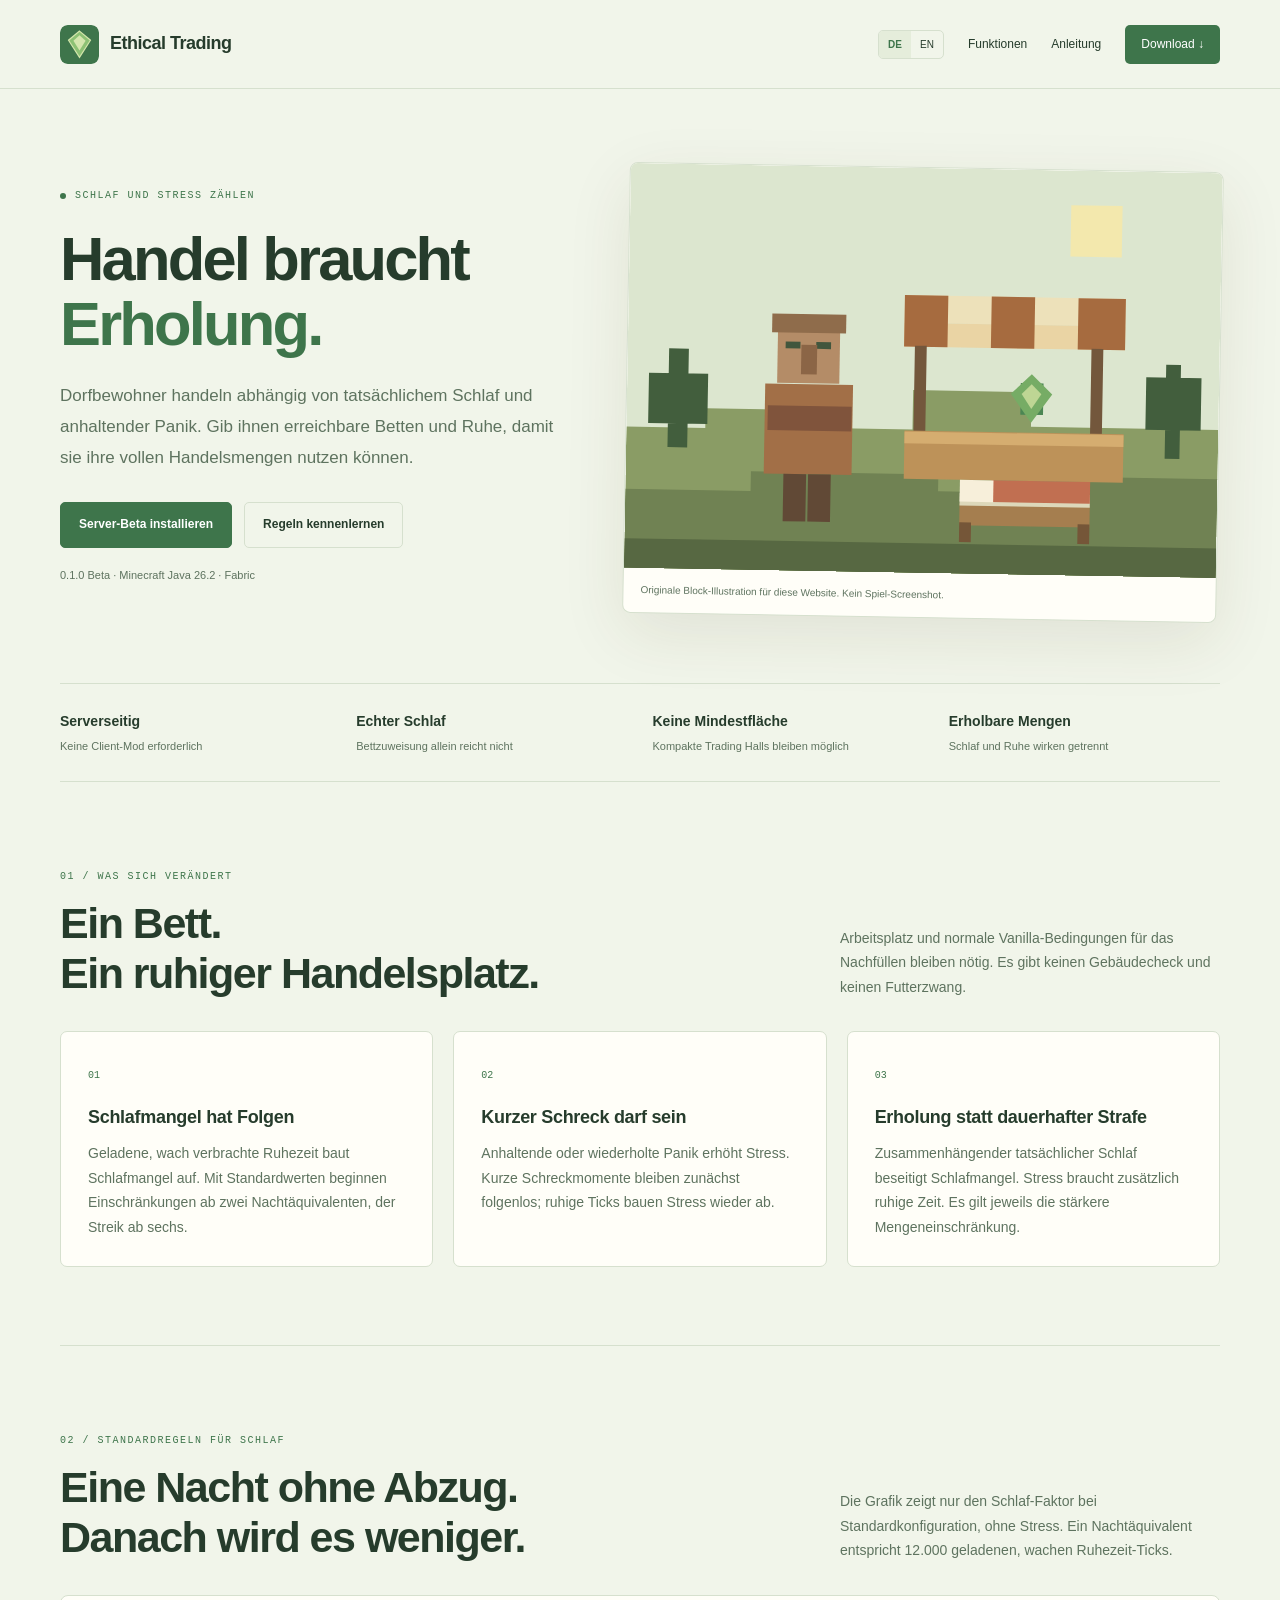
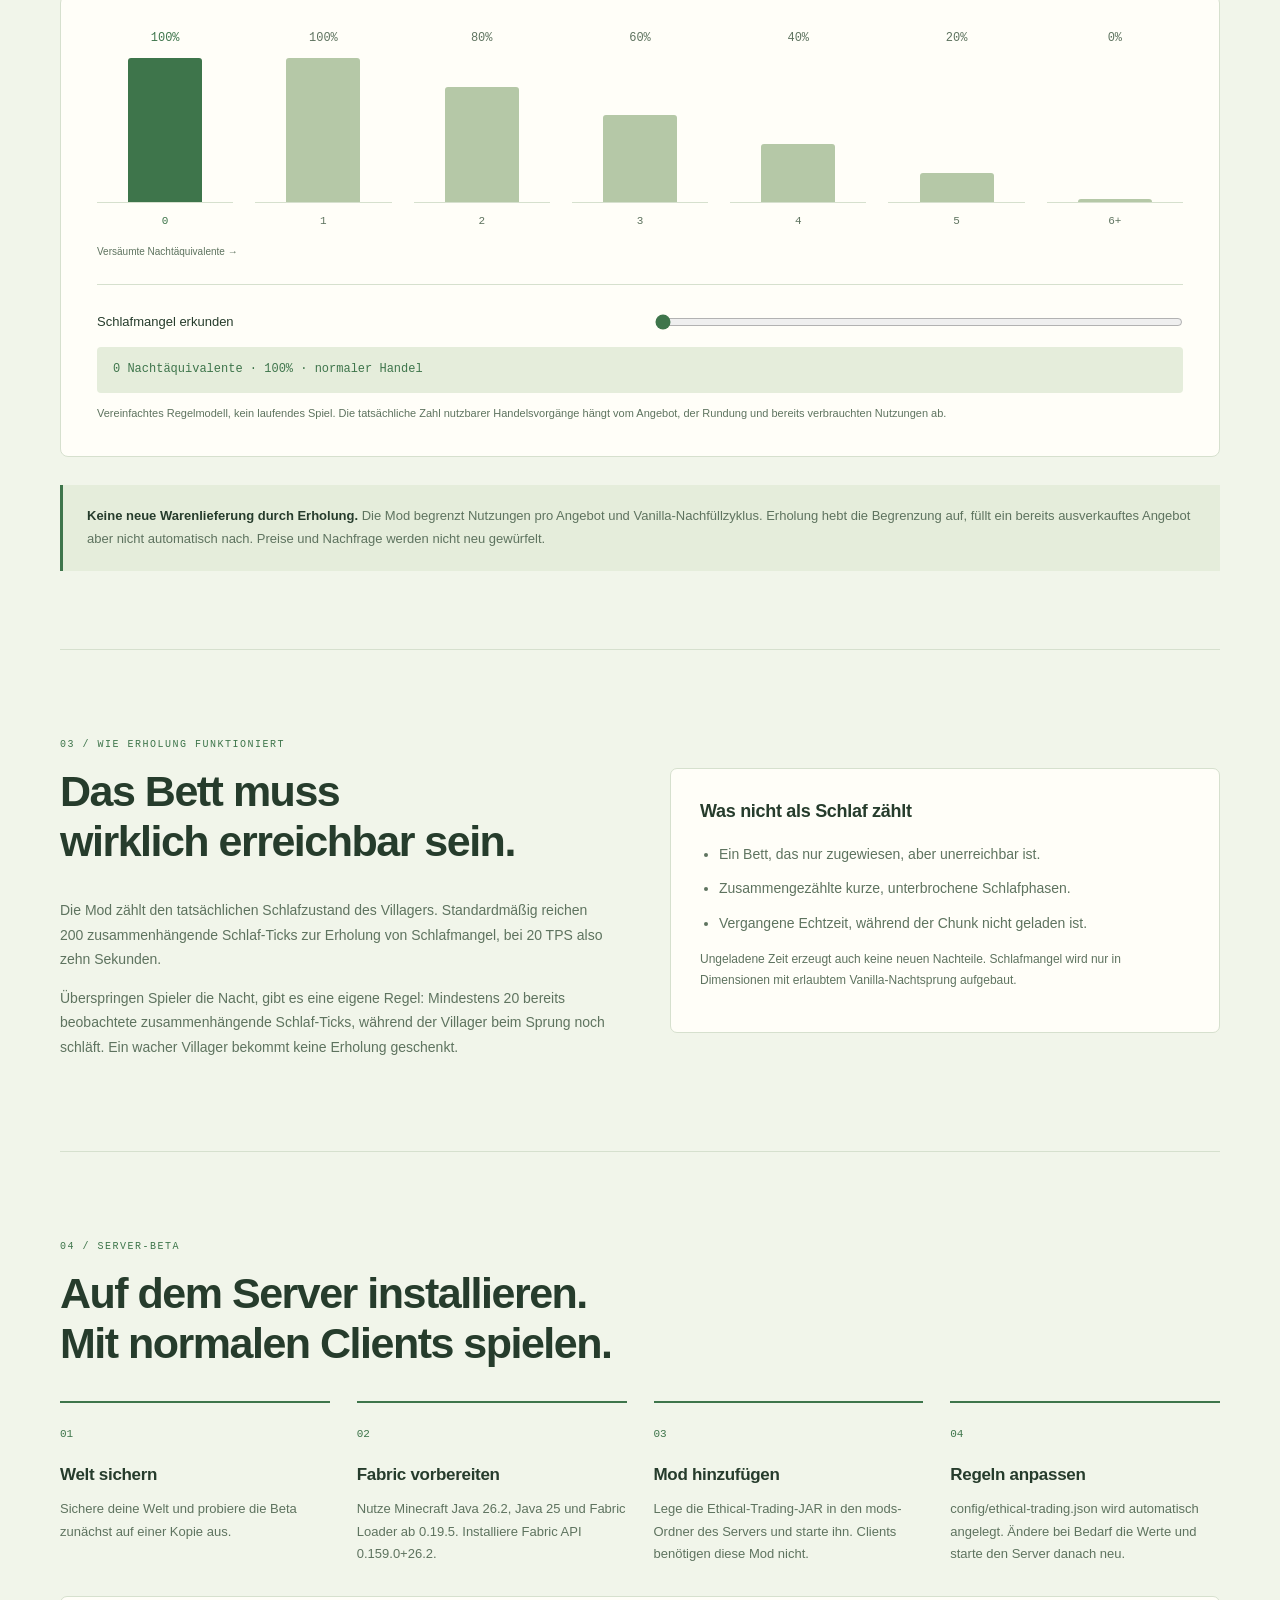
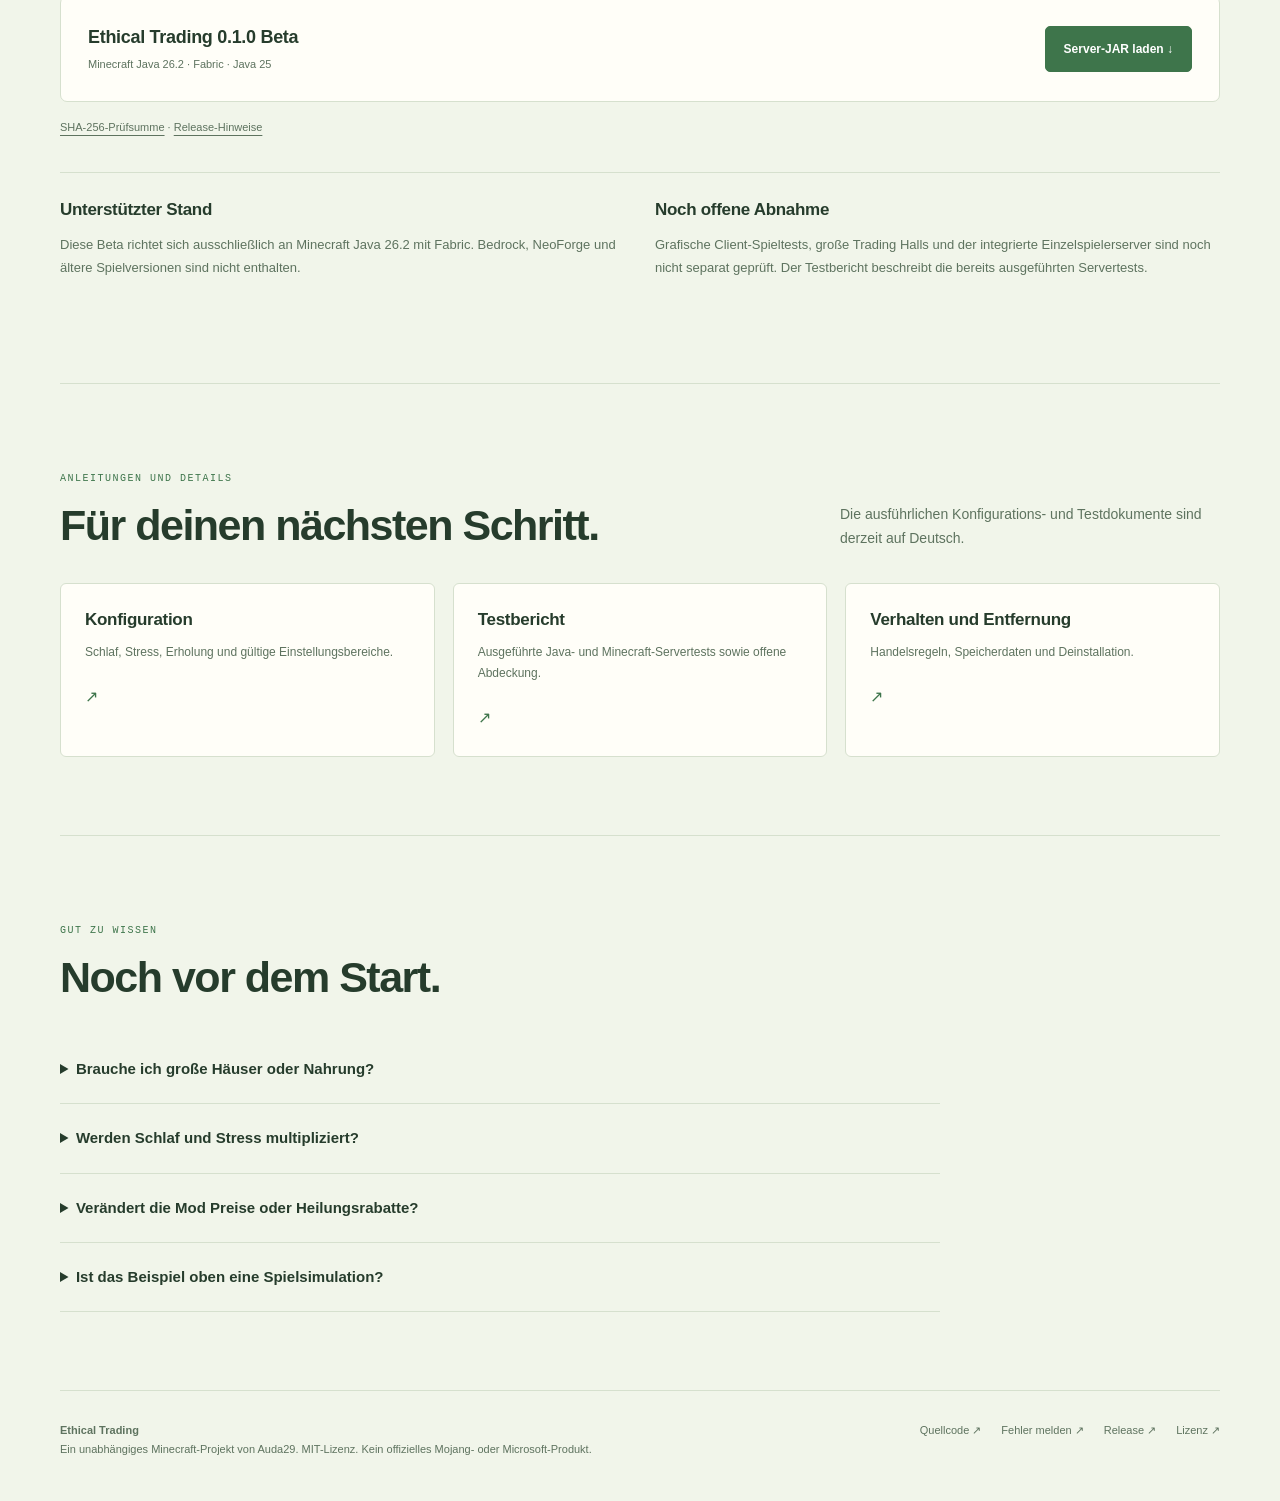
<file: docs/index.html>
<!doctype html>
<html lang="de">
<head>
<meta charset="utf-8"><meta name="viewport" content="width=device-width, initial-scale=1">
<title>Ethical Trading · Handel braucht Erholung.</title><meta name="description" content="Serverseitige Fabric-Mod für Minecraft 26.2. Tatsächlicher Schlaf und anhaltender Stress beeinflussen Villager-Handelsmengen. Beta-Download und Regeln."><meta name="theme-color" content="#3e754b">
<meta property="og:title" content="Ethical Trading · Handel braucht Erholung."><meta property="og:description" content="Serverseitige Fabric-Mod für Minecraft 26.2. Tatsächlicher Schlaf und anhaltender Stress beeinflussen Villager-Handelsmengen. Beta-Download und Regeln."><meta property="og:type" content="website"><meta property="og:url" content="https://auda29.github.io/EthicalTrading/"><meta property="og:locale" content="de_DE">
<link rel="canonical" href="https://auda29.github.io/EthicalTrading/"><link rel="alternate" hreflang="de" href="https://auda29.github.io/EthicalTrading/"><link rel="alternate" hreflang="en" href="https://auda29.github.io/EthicalTrading/en.html"><link rel="alternate" hreflang="x-default" href="https://auda29.github.io/EthicalTrading/">
<link rel="icon" href="site-assets/icon.svg"><link rel="stylesheet" href="site.css"><script src="language.js" defer></script><script src="site.js" defer></script>
</head>
<body class="ethical"><a class="skip" href="#main">Zum Inhalt</a>
<header class="header"><nav class="wrap nav" aria-label="Hauptnavigation"><a class="brand" href="./"><img src="site-assets/icon.svg" width="39" height="39" alt="">Ethical Trading</a><div class="nav-links"><div class="languages" role="group" aria-label="Sprache"><a href="index.html" lang="de" hreflang="de" data-language-link aria-current="page">DE</a><a href="en.html" lang="en" hreflang="en" data-language-link>EN</a></div><a href="#features">Funktionen</a><a class="optional" href="#docs">Anleitung</a><a class="nav-cta" href="#install">Download ↓</a></div></nav></header>
<main class="wrap" id="main">
<section class="hero" aria-labelledby="hero-title"><div><div class="eyebrow">SCHLAF UND STRESS ZÄHLEN</div><h1 id="hero-title">Handel braucht<br><em>Erholung.</em></h1><p class="lead">Dorfbewohner handeln abhängig von tatsächlichem Schlaf und anhaltender Panik. Gib ihnen erreichbare Betten und Ruhe, damit sie ihre vollen Handelsmengen nutzen können.</p><div class="actions"><a href="#install" class="button primary">Server-Beta installieren</a><a href="#features" class="button">Regeln kennenlernen</a></div><p class="release-line">0.1.0 Beta · Minecraft Java 26.2 · Fabric</p></div><figure class="scene"><img src="site-assets/village-scene.svg" width="600" height="410" alt="Stilisierte Block-Illustration eines Dorfbewohners mit Bett und Marktstand"><figcaption>Originale Block-Illustration für diese Website. Kein Spiel-Screenshot.</figcaption></figure></section>
<div class="facts"><div><strong>Serverseitig</strong><span>Keine Client-Mod erforderlich</span></div><div><strong>Echter Schlaf</strong><span>Bettzuweisung allein reicht nicht</span></div><div><strong>Keine Mindestfläche</strong><span>Kompakte Trading Halls bleiben möglich</span></div><div><strong>Erholbare Mengen</strong><span>Schlaf und Ruhe wirken getrennt</span></div></div><section class="section" id="features"><div class="section-head"><div><span class="kicker">01 / WAS SICH VERÄNDERT</span><h2>Ein Bett.<br>Ein ruhiger Handelsplatz.</h2></div><p>Arbeitsplatz und normale Vanilla-Bedingungen für das Nachfüllen bleiben nötig. Es gibt keinen Gebäudecheck und keinen Futterzwang.</p></div><div class="cards"><article class="card"><span class="number">01</span><h3>Schlafmangel hat Folgen</h3><p>Geladene, wach verbrachte Ruhezeit baut Schlafmangel auf. Mit Standardwerten beginnen Einschränkungen ab zwei Nachtäquivalenten, der Streik ab sechs.</p></article><article class="card"><span class="number">02</span><h3>Kurzer Schreck darf sein</h3><p>Anhaltende oder wiederholte Panik erhöht Stress. Kurze Schreckmomente bleiben zunächst folgenlos; ruhige Ticks bauen Stress wieder ab.</p></article><article class="card"><span class="number">03</span><h3>Erholung statt dauerhafter Strafe</h3><p>Zusammenhängender tatsächlicher Schlaf beseitigt Schlafmangel. Stress braucht zusätzlich ruhige Zeit. Es gilt jeweils die stärkere Mengeneinschränkung.</p></article></div></section>
<section class="section" id="sleep"><div class="section-head"><div><span class="kicker">02 / STANDARDREGELN FÜR SCHLAF</span><h2>Eine Nacht ohne Abzug.<br>Danach wird es weniger.</h2></div><p>Die Grafik zeigt nur den Schlaf-Faktor bei Standardkonfiguration, ohne Stress. Ein Nachtäquivalent entspricht 12.000 geladenen, wachen Ruhezeit-Ticks.</p></div><div class="sleep-model"><div class="sleep-chart" role="img" aria-label="Verbleibende Mengenfaktoren für 0 bis 6 Nachtäquivalente: 100, 100, 80, 60, 40, 20 und 0 Prozent."><div class="sleep-column selected" data-night="0"><span>100%</span><div class="sleep-track"><i style="height:100%"></i></div><small>0</small></div><div class="sleep-column" data-night="1"><span>100%</span><div class="sleep-track"><i style="height:100%"></i></div><small>1</small></div><div class="sleep-column" data-night="2"><span>80%</span><div class="sleep-track"><i style="height:80%"></i></div><small>2</small></div><div class="sleep-column" data-night="3"><span>60%</span><div class="sleep-track"><i style="height:60%"></i></div><small>3</small></div><div class="sleep-column" data-night="4"><span>40%</span><div class="sleep-track"><i style="height:40%"></i></div><small>4</small></div><div class="sleep-column" data-night="5"><span>20%</span><div class="sleep-track"><i style="height:20%"></i></div><small>5</small></div><div class="sleep-column" data-night="6"><span>0%</span><div class="sleep-track"><i style="height:0%"></i></div><small>6+</small></div></div><p class="axis-label">Versäumte Nachtäquivalente →</p><div class="chart-control" data-sleep-control hidden><label for="missed-nights">Schlafmangel erkunden</label><input id="missed-nights" type="range" min="0" max="6" step="1" value="0"><output for="missed-nights" data-sleep-output aria-live="polite">0 Nachtäquivalente · 100 % · normaler Handel</output></div><p class="small">Vereinfachtes Regelmodell, kein laufendes Spiel. Die tatsächliche Zahl nutzbarer Handelsvorgänge hängt vom Angebot, der Rundung und bereits verbrauchten Nutzungen ab.</p></div><div class="callout"><strong>Keine neue Warenlieferung durch Erholung.</strong> Die Mod begrenzt Nutzungen pro Angebot und Vanilla-Nachfüllzyklus. Erholung hebt die Begrenzung auf, füllt ein bereits ausverkauftes Angebot aber nicht automatisch nach. Preise und Nachfrage werden nicht neu gewürfelt.</div></section>
<section class="section" id="recovery"><div class="split"><div><div class="section-head"><div><span class="kicker">03 / WIE ERHOLUNG FUNKTIONIERT</span><h2>Das Bett muss<br>wirklich erreichbar sein.</h2></div></div><p>Die Mod zählt den tatsächlichen Schlafzustand des Villagers. Standardmäßig reichen 200 zusammenhängende Schlaf-Ticks zur Erholung von Schlafmangel, bei 20 TPS also zehn Sekunden.</p><p>Überspringen Spieler die Nacht, gibt es eine eigene Regel: Mindestens 20 bereits beobachtete zusammenhängende Schlaf-Ticks, während der Villager beim Sprung noch schläft. Ein wacher Villager bekommt keine Erholung geschenkt.</p></div><div class="rules-panel"><h3>Was nicht als Schlaf zählt</h3><ul class="list"><li>Ein Bett, das nur zugewiesen, aber unerreichbar ist.</li><li>Zusammengezählte kurze, unterbrochene Schlafphasen.</li><li>Vergangene Echtzeit, während der Chunk nicht geladen ist.</li></ul><p class="small">Ungeladene Zeit erzeugt auch keine neuen Nachteile. Schlafmangel wird nur in Dimensionen mit erlaubtem Vanilla-Nachtsprung aufgebaut.</p></div></div></section>
<section class="section" id="install"><div class="section-head"><div><span class="kicker">04 / SERVER-BETA</span><h2>Auf dem Server installieren.<br>Mit normalen Clients spielen.</h2></div></div><div class="steps"><article class="step"><h3>Welt sichern</h3><p>Sichere deine Welt und probiere die Beta zunächst auf einer Kopie aus.</p></article><article class="step"><h3>Fabric vorbereiten</h3><p>Nutze Minecraft Java 26.2, Java 25 und Fabric Loader ab 0.19.5. Installiere Fabric API 0.159.0+26.2.</p></article><article class="step"><h3>Mod hinzufügen</h3><p>Lege die Ethical-Trading-JAR in den mods-Ordner des Servers und starte ihn. Clients benötigen diese Mod nicht.</p></article><article class="step"><h3>Regeln anpassen</h3><p>config/ethical-trading.json wird automatisch angelegt. Ändere bei Bedarf die Werte und starte den Server danach neu.</p></article></div><div class="download-box"><div><h3>Ethical Trading 0.1.0 Beta</h3><p>Minecraft Java 26.2 · Fabric · Java 25</p></div><a href="https://github.com/Auda29/EthicalTrading/releases/download/v0.1.0%2Bmc26.2/ethical-trading-0.1.0%2Bmc26.2.jar" class="button primary">Server-JAR laden ↓</a></div><p class="download-links"><a href="https://github.com/Auda29/EthicalTrading/releases/download/v0.1.0%2Bmc26.2/ethical-trading-0.1.0%2Bmc26.2.jar.sha256">SHA-256-Prüfsumme</a> · <a href="https://github.com/Auda29/EthicalTrading/releases/tag/v0.1.0%2Bmc26.2">Release-Hinweise</a></p><div class="requirements"><div><h3>Unterstützter Stand</h3><p>Diese Beta richtet sich ausschließlich an Minecraft Java 26.2 mit Fabric. Bedrock, NeoForge und ältere Spielversionen sind nicht enthalten.</p></div><div><h3>Noch offene Abnahme</h3><p>Grafische Client-Spieltests, große Trading Halls und der integrierte Einzelspielerserver sind noch nicht separat geprüft. Der Testbericht beschreibt die bereits ausgeführten Servertests.</p></div></div></section>
<section class="section" id="docs"><div class="section-head"><div><span class="kicker">ANLEITUNGEN UND DETAILS</span><h2>Für deinen nächsten Schritt.</h2></div><p>Die ausführlichen Konfigurations- und Testdokumente sind derzeit auf Deutsch.</p></div><div class="docs"><a class="doc" href="https://github.com/Auda29/EthicalTrading/blob/main/CONFIGURATION.md"><h3>Konfiguration</h3><p>Schlaf, Stress, Erholung und gültige Einstellungsbereiche.</p><span aria-hidden="true">↗</span></a><a class="doc" href="https://github.com/Auda29/EthicalTrading/blob/main/TESTING.md"><h3>Testbericht</h3><p>Ausgeführte Java- und Minecraft-Servertests sowie offene Abdeckung.</p><span aria-hidden="true">↗</span></a><a class="doc" href="https://github.com/Auda29/EthicalTrading"><h3>Verhalten und Entfernung</h3><p>Handelsregeln, Speicherdaten und Deinstallation.</p><span aria-hidden="true">↗</span></a></div></section>
<section class="section" id="faq"><div class="section-head"><div><span class="kicker">GUT ZU WISSEN</span><h2>Noch vor dem Start.</h2></div></div><div class="faq"><details><summary>Brauche ich große Häuser oder Nahrung?</summary><p>Die Mod prüft keine Mindestfläche und verlangt keine Nahrung. Ein eigenes erreichbares Bett pro Villager genügt für Schlaf; Arbeitsplatz und normale Vanilla-Nachfüllbedingungen bleiben relevant.</p></details><details><summary>Werden Schlaf und Stress multipliziert?</summary><p>Nein. Es gilt die stärkere der beiden Mengeneinschränkungen. Mit Standardwerten begrenzt Stress die Mengen höchstens um 50 %. Die Konfiguration erlaubt andere Werte.</p></details><details><summary>Verändert die Mod Preise oder Heilungsrabatte?</summary><p>Sie ergänzt Mengenbegrenzungen. Preise, Nachfrage, XP und die normale Vanilla-Heilungsmechanik werden nicht neu ausgewürfelt oder ersetzt.</p></details><details><summary>Ist das Beispiel oben eine Spielsimulation?</summary><p>Nein. Die Grafik erklärt die Standard-Schlaf-Faktoren im Browser. Sie führt keinen Minecraft-Code aus und berücksichtigt weder Stress noch konkrete Angebote.</p></details></div></section>

</main>
<footer class="wrap footer"><p><strong>Ethical Trading</strong><br>Ein unabhängiges Minecraft-Projekt von Auda29. MIT-Lizenz. Kein offizielles Mojang- oder Microsoft-Produkt.</p><div class="footer-links"><a href="https://github.com/Auda29/EthicalTrading">Quellcode ↗</a><a href="https://github.com/Auda29/EthicalTrading/issues">Fehler melden ↗</a><a href="https://github.com/Auda29/EthicalTrading/releases/tag/v0.1.0%2Bmc26.2">Release ↗</a><a href="https://github.com/Auda29/EthicalTrading/blob/main/LICENSE">Lizenz ↗</a></div></footer>

</body>
</html>
</file>
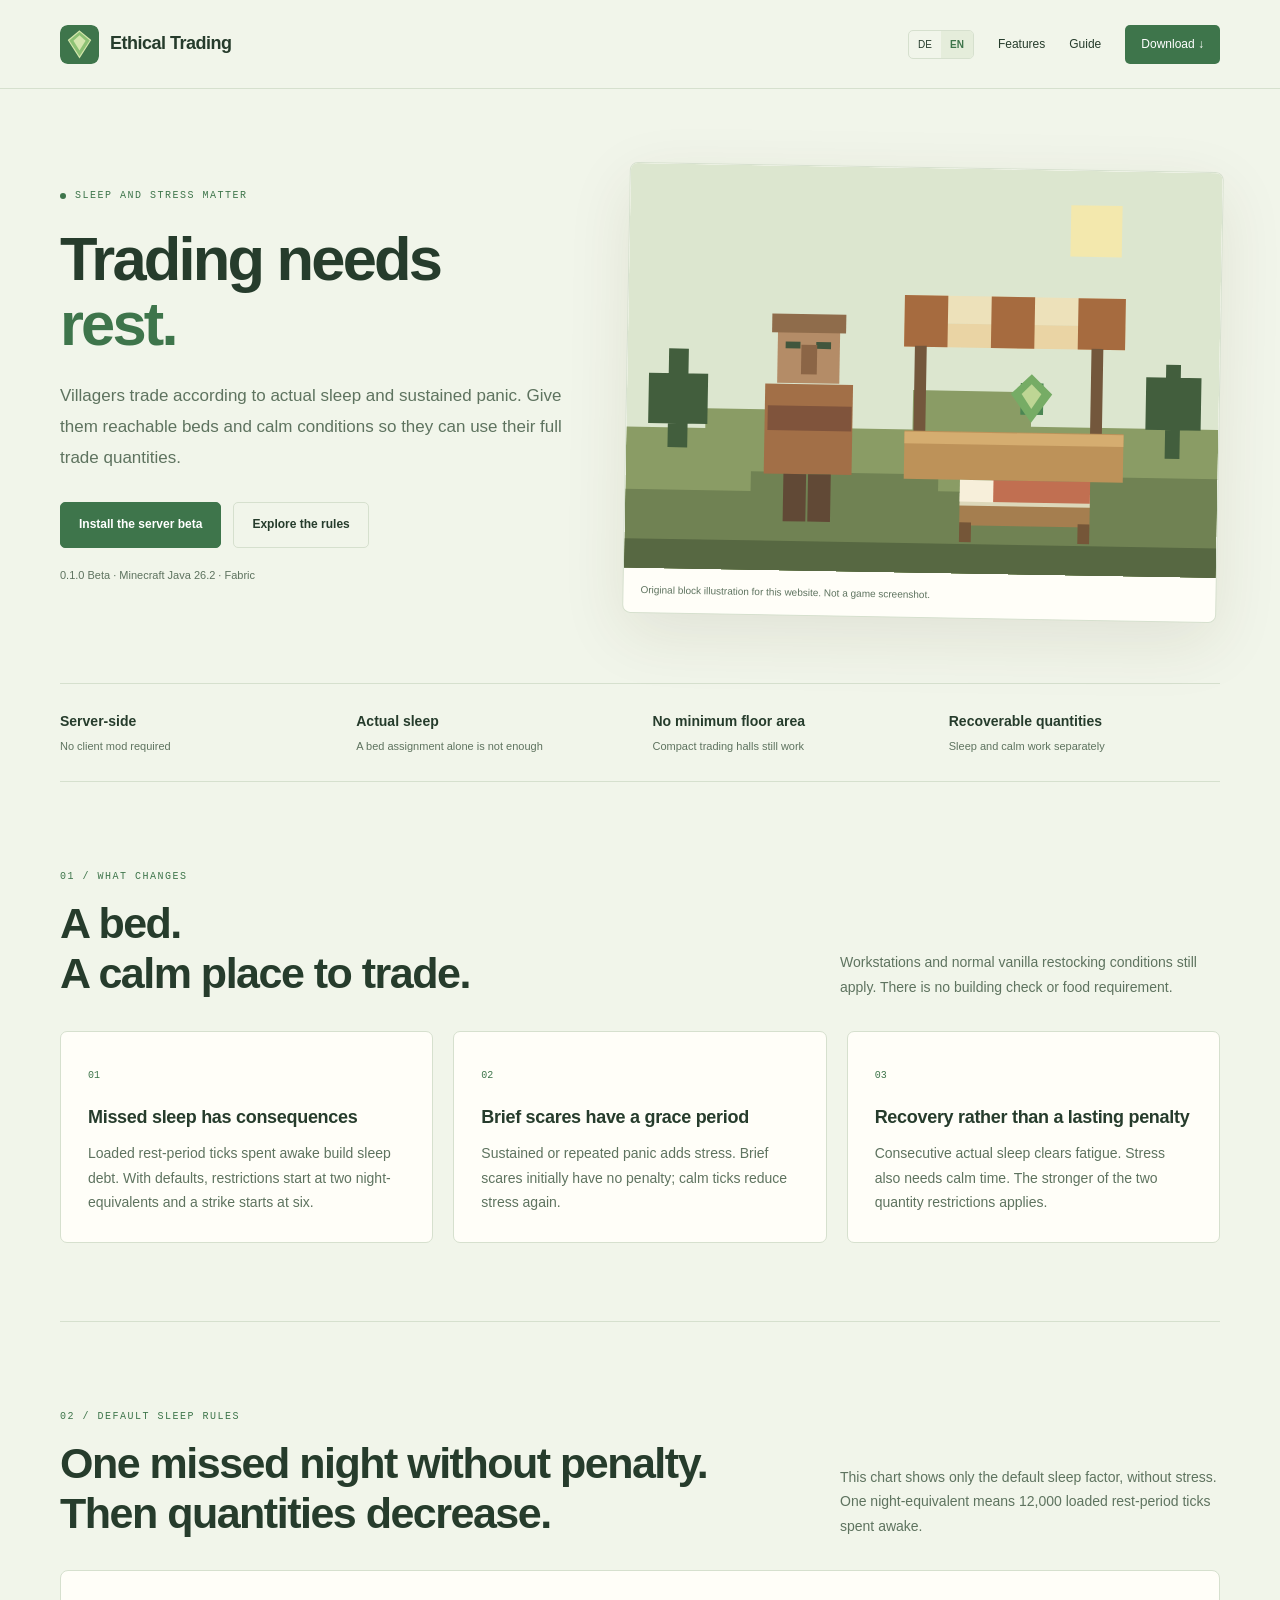
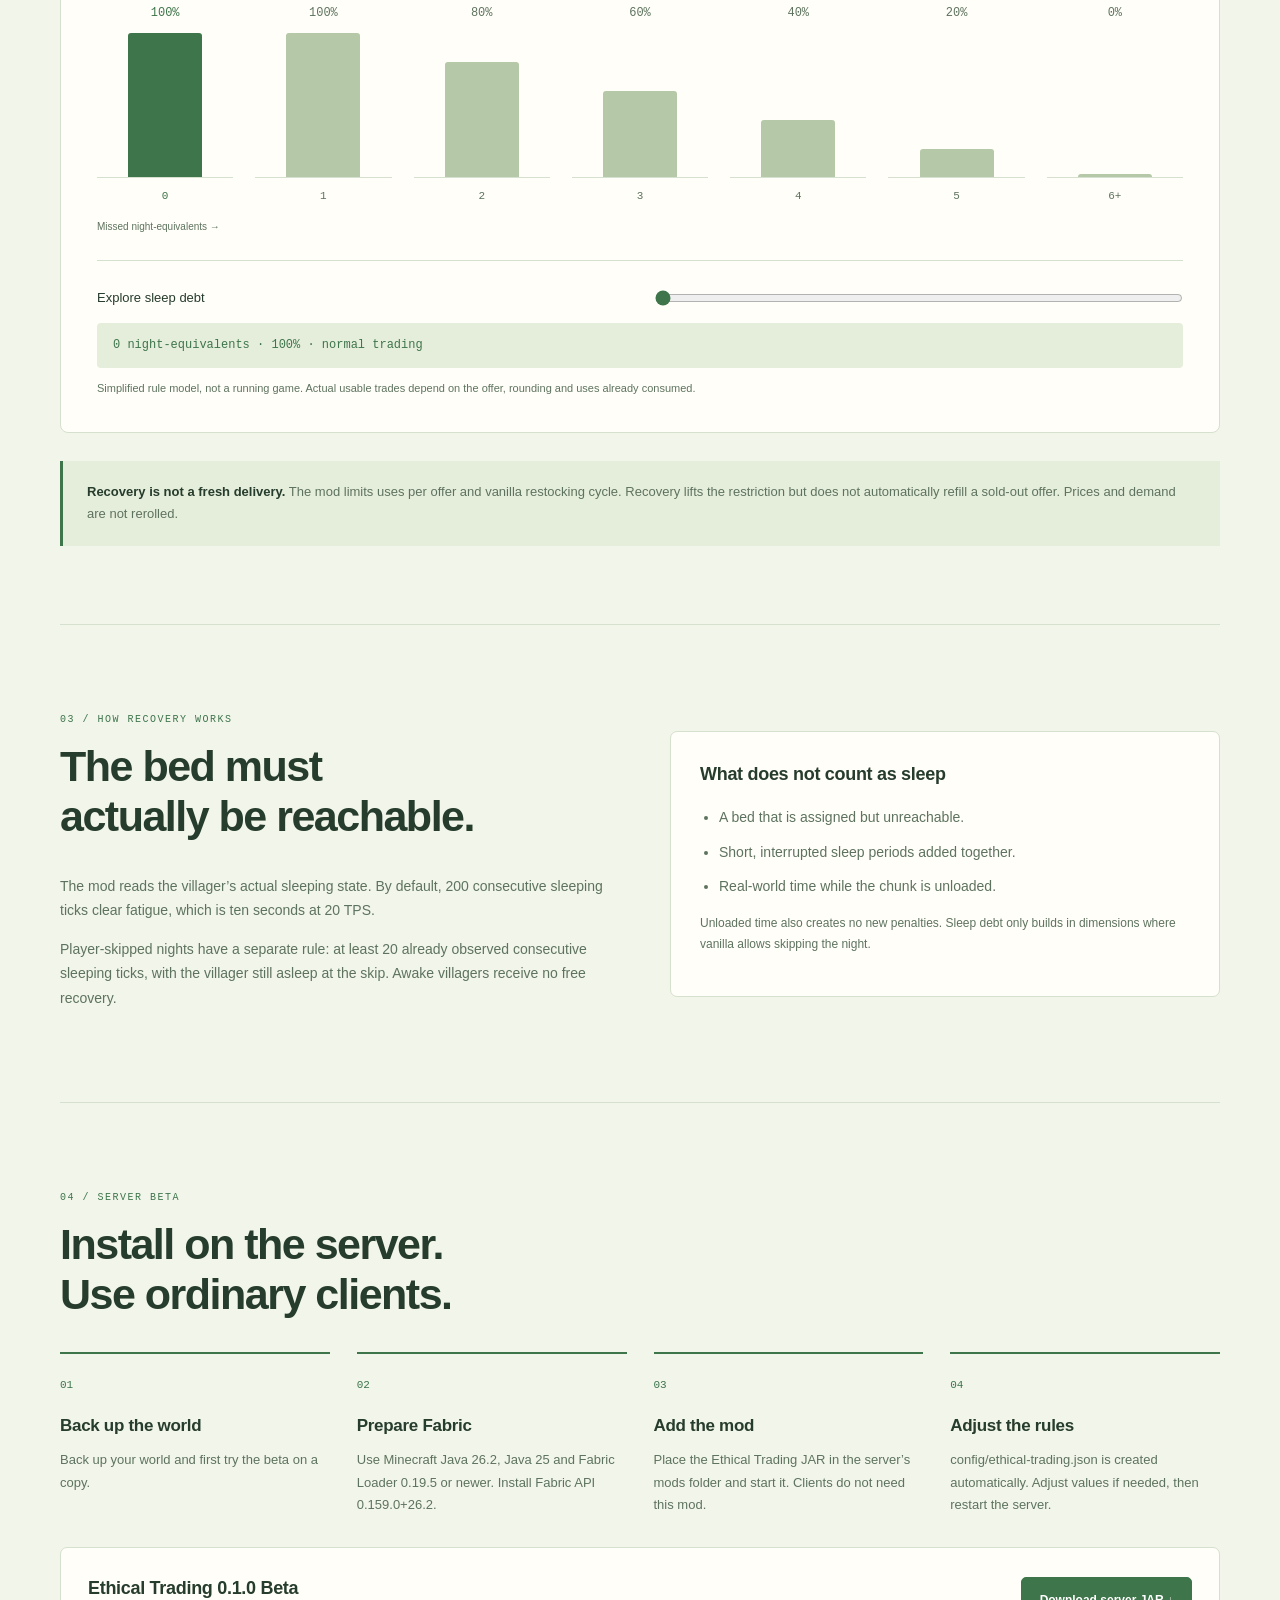
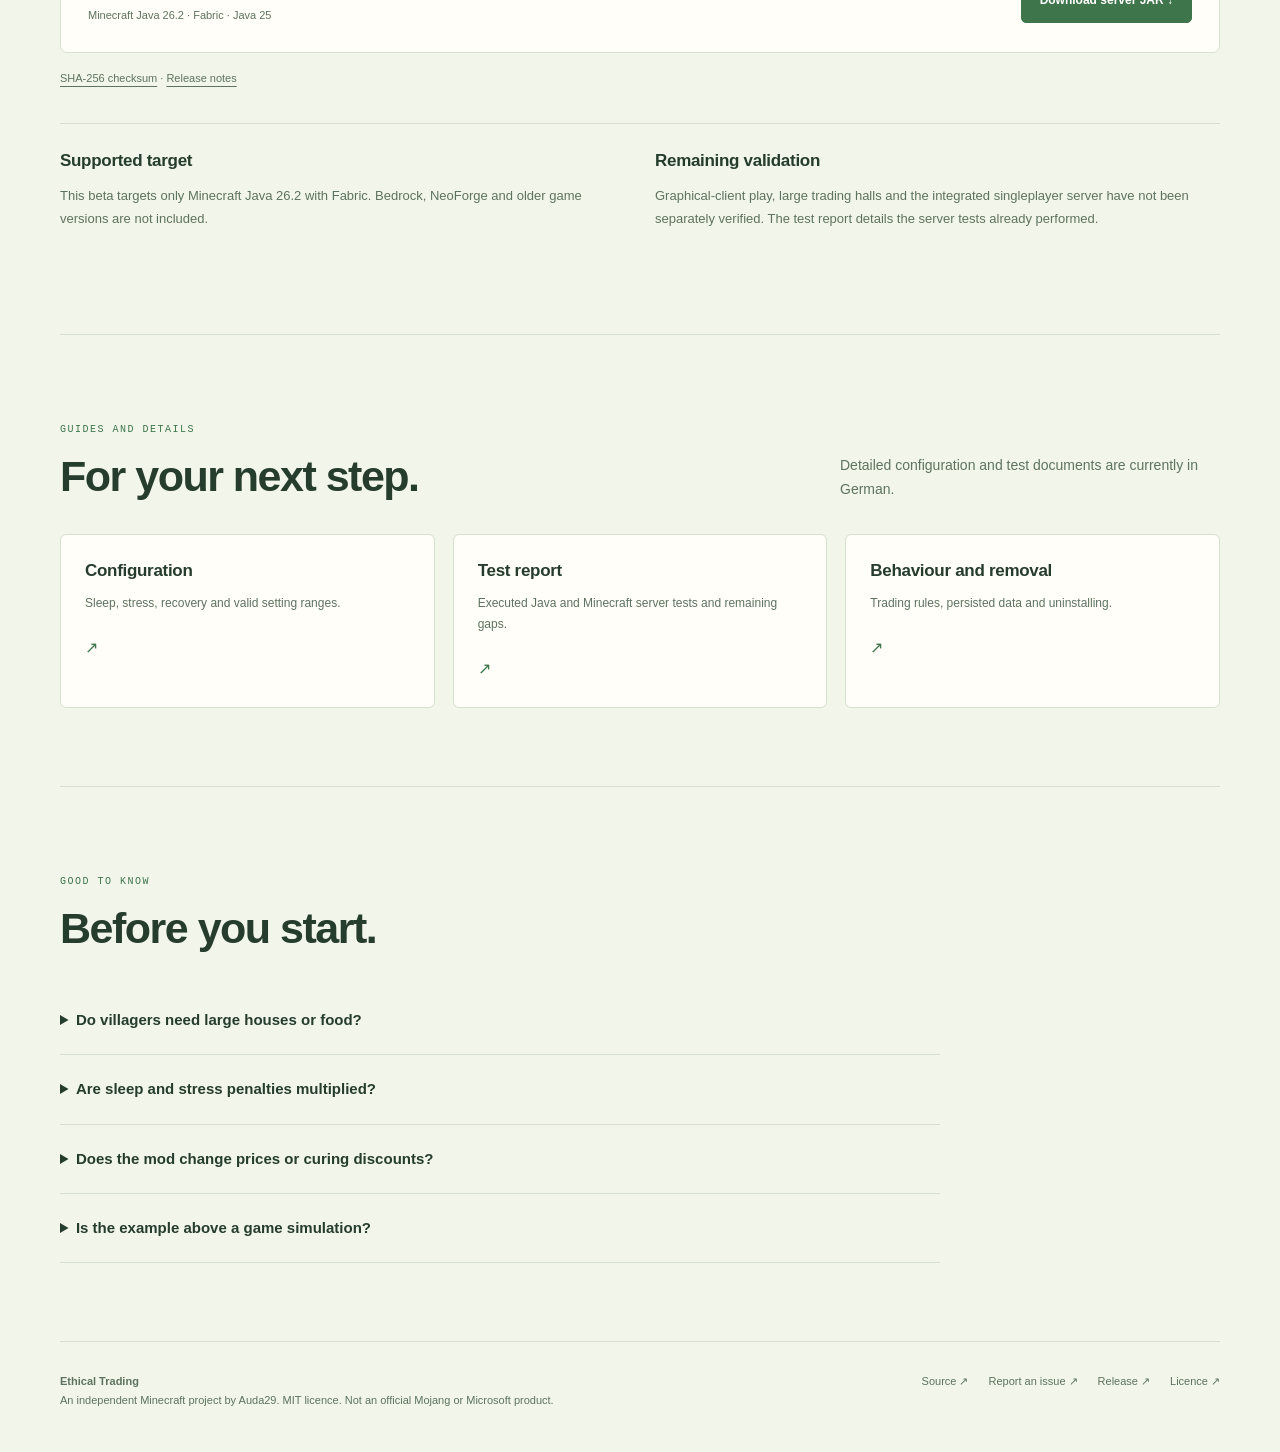
<file: docs/en.html>
<!doctype html>
<html lang="en">
<head>
<meta charset="utf-8"><meta name="viewport" content="width=device-width, initial-scale=1">
<title>Ethical Trading · Trading needs rest.</title><meta name="description" content="Server-side Fabric mod for Minecraft 26.2. Actual sleep and sustained stress affect villager trade quantities. Beta download and rules."><meta name="theme-color" content="#3e754b">
<meta property="og:title" content="Ethical Trading · Trading needs rest."><meta property="og:description" content="Server-side Fabric mod for Minecraft 26.2. Actual sleep and sustained stress affect villager trade quantities. Beta download and rules."><meta property="og:type" content="website"><meta property="og:url" content="https://auda29.github.io/EthicalTrading/en.html"><meta property="og:locale" content="en_US">
<link rel="canonical" href="https://auda29.github.io/EthicalTrading/en.html"><link rel="alternate" hreflang="de" href="https://auda29.github.io/EthicalTrading/"><link rel="alternate" hreflang="en" href="https://auda29.github.io/EthicalTrading/en.html"><link rel="alternate" hreflang="x-default" href="https://auda29.github.io/EthicalTrading/">
<link rel="icon" href="site-assets/icon.svg"><link rel="stylesheet" href="site.css"><script src="language.js" defer></script><script src="site.js" defer></script>
</head>
<body class="ethical"><a class="skip" href="#main">Skip to content</a>
<header class="header"><nav class="wrap nav" aria-label="Main navigation"><a class="brand" href="en.html"><img src="site-assets/icon.svg" width="39" height="39" alt="">Ethical Trading</a><div class="nav-links"><div class="languages" role="group" aria-label="Language"><a href="index.html" lang="de" hreflang="de" data-language-link>DE</a><a href="en.html" lang="en" hreflang="en" data-language-link aria-current="page">EN</a></div><a href="#features">Features</a><a class="optional" href="#docs">Guide</a><a class="nav-cta" href="#install">Download ↓</a></div></nav></header>
<main class="wrap" id="main">
<section class="hero" aria-labelledby="hero-title"><div><div class="eyebrow">SLEEP AND STRESS MATTER</div><h1 id="hero-title">Trading needs<br><em>rest.</em></h1><p class="lead">Villagers trade according to actual sleep and sustained panic. Give them reachable beds and calm conditions so they can use their full trade quantities.</p><div class="actions"><a href="#install" class="button primary">Install the server beta</a><a href="#features" class="button">Explore the rules</a></div><p class="release-line">0.1.0 Beta · Minecraft Java 26.2 · Fabric</p></div><figure class="scene"><img src="site-assets/village-scene.svg" width="600" height="410" alt="Stylised block illustration of a villager with a bed and market stall"><figcaption>Original block illustration for this website. Not a game screenshot.</figcaption></figure></section>
<div class="facts"><div><strong>Server-side</strong><span>No client mod required</span></div><div><strong>Actual sleep</strong><span>A bed assignment alone is not enough</span></div><div><strong>No minimum floor area</strong><span>Compact trading halls still work</span></div><div><strong>Recoverable quantities</strong><span>Sleep and calm work separately</span></div></div><section class="section" id="features"><div class="section-head"><div><span class="kicker">01 / WHAT CHANGES</span><h2>A bed.<br>A calm place to trade.</h2></div><p>Workstations and normal vanilla restocking conditions still apply. There is no building check or food requirement.</p></div><div class="cards"><article class="card"><span class="number">01</span><h3>Missed sleep has consequences</h3><p>Loaded rest-period ticks spent awake build sleep debt. With defaults, restrictions start at two night-equivalents and a strike starts at six.</p></article><article class="card"><span class="number">02</span><h3>Brief scares have a grace period</h3><p>Sustained or repeated panic adds stress. Brief scares initially have no penalty; calm ticks reduce stress again.</p></article><article class="card"><span class="number">03</span><h3>Recovery rather than a lasting penalty</h3><p>Consecutive actual sleep clears fatigue. Stress also needs calm time. The stronger of the two quantity restrictions applies.</p></article></div></section>
<section class="section" id="sleep"><div class="section-head"><div><span class="kicker">02 / DEFAULT SLEEP RULES</span><h2>One missed night without penalty.<br>Then quantities decrease.</h2></div><p>This chart shows only the default sleep factor, without stress. One night-equivalent means 12,000 loaded rest-period ticks spent awake.</p></div><div class="sleep-model"><div class="sleep-chart" role="img" aria-label="Remaining quantity factors for 0 to 6 night-equivalents: 100, 100, 80, 60, 40, 20 and 0 percent."><div class="sleep-column selected" data-night="0"><span>100%</span><div class="sleep-track"><i style="height:100%"></i></div><small>0</small></div><div class="sleep-column" data-night="1"><span>100%</span><div class="sleep-track"><i style="height:100%"></i></div><small>1</small></div><div class="sleep-column" data-night="2"><span>80%</span><div class="sleep-track"><i style="height:80%"></i></div><small>2</small></div><div class="sleep-column" data-night="3"><span>60%</span><div class="sleep-track"><i style="height:60%"></i></div><small>3</small></div><div class="sleep-column" data-night="4"><span>40%</span><div class="sleep-track"><i style="height:40%"></i></div><small>4</small></div><div class="sleep-column" data-night="5"><span>20%</span><div class="sleep-track"><i style="height:20%"></i></div><small>5</small></div><div class="sleep-column" data-night="6"><span>0%</span><div class="sleep-track"><i style="height:0%"></i></div><small>6+</small></div></div><p class="axis-label">Missed night-equivalents →</p><div class="chart-control" data-sleep-control hidden><label for="missed-nights">Explore sleep debt</label><input id="missed-nights" type="range" min="0" max="6" step="1" value="0"><output for="missed-nights" data-sleep-output aria-live="polite">0 night-equivalents · 100% · normal trading</output></div><p class="small">Simplified rule model, not a running game. Actual usable trades depend on the offer, rounding and uses already consumed.</p></div><div class="callout"><strong>Recovery is not a fresh delivery.</strong> The mod limits uses per offer and vanilla restocking cycle. Recovery lifts the restriction but does not automatically refill a sold-out offer. Prices and demand are not rerolled.</div></section>
<section class="section" id="recovery"><div class="split"><div><div class="section-head"><div><span class="kicker">03 / HOW RECOVERY WORKS</span><h2>The bed must<br>actually be reachable.</h2></div></div><p>The mod reads the villager’s actual sleeping state. By default, 200 consecutive sleeping ticks clear fatigue, which is ten seconds at 20 TPS.</p><p>Player-skipped nights have a separate rule: at least 20 already observed consecutive sleeping ticks, with the villager still asleep at the skip. Awake villagers receive no free recovery.</p></div><div class="rules-panel"><h3>What does not count as sleep</h3><ul class="list"><li>A bed that is assigned but unreachable.</li><li>Short, interrupted sleep periods added together.</li><li>Real-world time while the chunk is unloaded.</li></ul><p class="small">Unloaded time also creates no new penalties. Sleep debt only builds in dimensions where vanilla allows skipping the night.</p></div></div></section>
<section class="section" id="install"><div class="section-head"><div><span class="kicker">04 / SERVER BETA</span><h2>Install on the server.<br>Use ordinary clients.</h2></div></div><div class="steps"><article class="step"><h3>Back up the world</h3><p>Back up your world and first try the beta on a copy.</p></article><article class="step"><h3>Prepare Fabric</h3><p>Use Minecraft Java 26.2, Java 25 and Fabric Loader 0.19.5 or newer. Install Fabric API 0.159.0+26.2.</p></article><article class="step"><h3>Add the mod</h3><p>Place the Ethical Trading JAR in the server’s mods folder and start it. Clients do not need this mod.</p></article><article class="step"><h3>Adjust the rules</h3><p>config/ethical-trading.json is created automatically. Adjust values if needed, then restart the server.</p></article></div><div class="download-box"><div><h3>Ethical Trading 0.1.0 Beta</h3><p>Minecraft Java 26.2 · Fabric · Java 25</p></div><a href="https://github.com/Auda29/EthicalTrading/releases/download/v0.1.0%2Bmc26.2/ethical-trading-0.1.0%2Bmc26.2.jar" class="button primary">Download server JAR ↓</a></div><p class="download-links"><a href="https://github.com/Auda29/EthicalTrading/releases/download/v0.1.0%2Bmc26.2/ethical-trading-0.1.0%2Bmc26.2.jar.sha256">SHA-256 checksum</a> · <a href="https://github.com/Auda29/EthicalTrading/releases/tag/v0.1.0%2Bmc26.2">Release notes</a></p><div class="requirements"><div><h3>Supported target</h3><p>This beta targets only Minecraft Java 26.2 with Fabric. Bedrock, NeoForge and older game versions are not included.</p></div><div><h3>Remaining validation</h3><p>Graphical-client play, large trading halls and the integrated singleplayer server have not been separately verified. The test report details the server tests already performed.</p></div></div></section>
<section class="section" id="docs"><div class="section-head"><div><span class="kicker">GUIDES AND DETAILS</span><h2>For your next step.</h2></div><p>Detailed configuration and test documents are currently in German.</p></div><div class="docs"><a class="doc" href="https://github.com/Auda29/EthicalTrading/blob/main/CONFIGURATION.md"><h3>Configuration</h3><p>Sleep, stress, recovery and valid setting ranges.</p><span aria-hidden="true">↗</span></a><a class="doc" href="https://github.com/Auda29/EthicalTrading/blob/main/TESTING.md"><h3>Test report</h3><p>Executed Java and Minecraft server tests and remaining gaps.</p><span aria-hidden="true">↗</span></a><a class="doc" href="https://github.com/Auda29/EthicalTrading"><h3>Behaviour and removal</h3><p>Trading rules, persisted data and uninstalling.</p><span aria-hidden="true">↗</span></a></div></section>
<section class="section" id="faq"><div class="section-head"><div><span class="kicker">GOOD TO KNOW</span><h2>Before you start.</h2></div></div><div class="faq"><details><summary>Do villagers need large houses or food?</summary><p>The mod checks no minimum floor area and requires no food. An accessible bed per villager is enough for sleep; workstations and normal vanilla restocking conditions still matter.</p></details><details><summary>Are sleep and stress penalties multiplied?</summary><p>No. The stronger quantity restriction applies. By default, stress reduces quantities by at most 50%. Configuration allows different values.</p></details><details><summary>Does the mod change prices or curing discounts?</summary><p>It adds quantity limits. Prices, demand, XP and normal vanilla curing are not rerolled or replaced.</p></details><details><summary>Is the example above a game simulation?</summary><p>No. The chart explains the default sleep factors in your browser. It runs no Minecraft code and accounts for neither stress nor individual offers.</p></details></div></section>

</main>
<footer class="wrap footer"><p><strong>Ethical Trading</strong><br>An independent Minecraft project by Auda29. MIT licence. Not an official Mojang or Microsoft product.</p><div class="footer-links"><a href="https://github.com/Auda29/EthicalTrading">Source ↗</a><a href="https://github.com/Auda29/EthicalTrading/issues">Report an issue ↗</a><a href="https://github.com/Auda29/EthicalTrading/releases/tag/v0.1.0%2Bmc26.2">Release ↗</a><a href="https://github.com/Auda29/EthicalTrading/blob/main/LICENSE">Licence ↗</a></div></footer>

</body>
</html>
</file>
<file: docs/site.css>
:root{color-scheme:light;--bg:#f7faf9;--surface:#fff;--text:#172c32;--muted:#566b72;--line:#dce6e4;--accent:#087d79;--soft:#e7f4f0;--button-text:#fff;--max:1160px;font-family:Inter,'Segoe UI',Arial,sans-serif;font-synthesis:none;scroll-behavior:smooth;scroll-padding-top:24px}
*{box-sizing:border-box}body{margin:0;background:var(--bg);color:var(--text);font-size:16px;line-height:1.75}img,svg{max-width:100%;height:auto}img{display:block}a{color:inherit;text-underline-offset:4px}button,select{font:inherit}button,a,select{-webkit-tap-highlight-color:transparent}a:focus-visible,button:focus-visible,select:focus-visible,summary:focus-visible{outline:3px solid var(--accent);outline-offset:5px}[hidden]{display:none!important}.wrap{width:min(var(--max),calc(100% - 64px));margin:auto}.skip{position:absolute;left:16px;top:-100px;padding:10px 20px;background:var(--surface);z-index:10}.skip:focus{top:12px}.header{border-bottom:1px solid var(--line)}.nav{display:flex;align-items:center;justify-content:space-between;gap:28px;min-height:88px}.brand{display:flex;align-items:center;gap:11px;text-decoration:none;font-weight:700;font-size:18px;letter-spacing:-.5px;line-height:1.3}.brand img{width:39px;height:39px;object-fit:contain;border-radius:7px}.nav-links{display:flex;align-items:center;gap:24px;font-size:12px}.nav-links>a{text-decoration:none}.nav-links>a:hover{color:var(--accent)}.languages{display:flex;border:1px solid var(--line);border-radius:5px;overflow:hidden;line-height:1.3}.languages a{text-decoration:none;font-size:10px;padding:7px 9px}.languages a[aria-current=page]{background:var(--soft);color:var(--accent);font-weight:700}.nav-links .nav-cta{background:var(--accent);color:var(--button-text);padding:9px 16px;border-radius:5px}.hero{display:grid;grid-template-columns:.92fr 1.08fr;gap:60px;align-items:center;padding-block:78px 65px}.eyebrow,.kicker{font:10px/1.5 Consolas,'Cascadia Code',monospace;letter-spacing:1.5px;color:var(--accent);text-transform:uppercase}.eyebrow{display:flex;align-items:center;gap:9px}.eyebrow:before{content:'';width:6px;height:6px;flex-shrink:0;border-radius:50%;background:var(--accent)}h1{font-size:clamp(43px,4.8vw,68px);line-height:1.06;letter-spacing:-2.8px;font-weight:600;margin:23px 0}h1 em{font-style:normal;color:var(--accent)}.lead{font-size:17px;line-height:1.85;color:var(--muted);max-width:510px}.actions{display:flex;align-items:center;gap:12px;flex-wrap:wrap;margin-top:28px}.button{display:inline-flex;align-items:center;justify-content:center;gap:16px;min-height:46px;padding:11px 18px;font-size:12px;font-weight:650;text-decoration:none;border:1px solid var(--line);border-radius:5px;background:transparent;color:var(--text);cursor:pointer}.button:hover{background:var(--soft)}.button.primary{background:var(--accent);border-color:var(--accent);color:var(--button-text)}.button.primary:hover{filter:brightness(.94)}.small{font-size:11px;color:var(--muted)}.release-line{font-size:11px;color:var(--muted);margin-top:18px}.facts{display:grid;grid-template-columns:repeat(4,1fr);gap:25px;padding:25px 0;border-block:1px solid var(--line)}.facts strong{display:block;font-size:14px;font-weight:600}.facts span{font-size:11px;color:var(--muted);display:block;margin-top:4px}.section{padding-block:78px;border-bottom:1px solid var(--line)}.section-head{display:flex;justify-content:space-between;align-items:end;gap:50px;margin-bottom:32px}.section-head>p{max-width:380px;color:var(--muted);font-size:14px;margin:0}h2{font-size:clamp(30px,3.5vw,43px);line-height:1.16;letter-spacing:-1.5px;font-weight:550;margin:11px 0 0}h3{font-size:18px;font-weight:600;line-height:1.45;letter-spacing:-.3px}.cards{display:grid;grid-template-columns:repeat(3,1fr);gap:20px}.card{padding:27px;background:var(--surface);border:1px solid var(--line);border-radius:7px}.card .number{font:10px Consolas,monospace;color:var(--accent)}.card h3{margin:17px 0 11px}.card p{margin:0;font-size:14px;color:var(--muted)}.split{display:grid;grid-template-columns:1fr 1fr;gap:60px;align-items:center}.split p{font-size:14px;color:var(--muted)}.list{padding-left:19px;font-size:14px;color:var(--muted)}.list li+li{margin-top:10px}.callout{padding:20px 24px;border-left:3px solid var(--accent);background:var(--soft);color:var(--muted);font-size:13px;margin-top:28px}.callout strong{color:var(--text)}.steps{display:grid;grid-template-columns:repeat(4,1fr);gap:27px;counter-reset:step}.step{border-top:2px solid var(--accent);padding-top:15px}.step:before{counter-increment:step;content:'0' counter(step);font:11px Consolas,monospace;color:var(--accent)}.step h3{font-size:17px;margin:17px 0 10px}.step p{font-size:13px;color:var(--muted);margin:0}.requirements{display:grid;grid-template-columns:1fr 1fr;gap:30px;margin-top:34px;padding:25px 0;border-top:1px solid var(--line)}.requirements h3{margin:0 0 12px;font-size:17px}.requirements p{font-size:13px;color:var(--muted);margin:0}.download-box{margin-top:30px;background:var(--surface);border:1px solid var(--line);border-radius:7px;padding:27px;display:flex;align-items:center;justify-content:space-between;gap:25px}.download-box h3{margin:0}.download-box p{font-size:11px;color:var(--muted);margin:5px 0 0}.download-links{font-size:11px;color:var(--muted);margin-top:16px}.docs{display:grid;grid-template-columns:repeat(3,1fr);gap:18px}.doc{border:1px solid var(--line);border-radius:6px;padding:24px;background:var(--surface);text-decoration:none}.doc:hover{border-color:var(--accent)}.doc h3{font-size:17px;margin:0 0 10px}.doc p{font-size:12px;color:var(--muted);margin:0}.doc span{display:block;margin-top:20px;color:var(--accent)}.faq{max-width:880px}details{padding:21px 0;border-bottom:1px solid var(--line)}summary{cursor:pointer;font-size:15px;font-weight:550}details p{font-size:13px;color:var(--muted);margin-bottom:0}.footer{display:flex;justify-content:space-between;gap:30px;padding-block:30px 40px;font-size:11px;color:var(--muted)}.footer p{max-width:600px;margin:0}.footer-links{display:flex;gap:20px;align-items:start;flex-wrap:wrap}.footer-links a{text-decoration:none}.footer-links a:hover{text-decoration:underline}figure{margin:0;min-width:0}figcaption{font-size:10px;line-height:1.7;color:var(--muted);padding-top:12px}.shot{border-radius:7px;overflow:hidden;border:1px solid var(--line);background:var(--surface)}.shot img{width:100%;height:auto}.shot figcaption{padding:12px 16px}.gallery{display:grid;grid-template-columns:1fr 1fr;gap:24px}.gallery h3{margin:0 0 15px}.gallery img{width:100%;border-radius:5px}.gallery figcaption{font-size:11px}code,pre{font-family:Consolas,'Cascadia Code',monospace}code{font-size:.88em;overflow-wrap:anywhere}pre{font-size:12px;line-height:1.9;overflow-x:auto;margin:0;padding:22px;background:#142734;color:#dcebf2;border-radius:6px;white-space:pre-wrap;overflow-wrap:anywhere}.code-label{font:10px Consolas,monospace;color:var(--accent);margin:22px 0 10px}.table-wrap{overflow-x:auto;border:1px solid var(--line);border-radius:6px;margin-top:24px}table{border-collapse:collapse;width:100%;font-size:13px;background:var(--surface)}th,td{text-align:left;padding:13px 17px;border-bottom:1px solid var(--line)}th{font-weight:600;background:var(--soft)}tbody tr:last-child td{border-bottom:0}td a{color:var(--accent)}.pill{display:inline-block;border:1px solid var(--line);padding:4px 9px;border-radius:20px;color:var(--accent);font:10px/1.5 Consolas,monospace}.demo-caption{padding:13px 16px;border-top:1px solid var(--line);font-size:10px;color:var(--muted);line-height:1.7}.demo{background:var(--surface);border:1px solid var(--line);border-radius:9px;overflow:hidden;box-shadow:0 20px 65px #102e3414;min-width:0}.demo-top{padding:14px 18px;display:flex;align-items:center;justify-content:space-between;gap:10px;border-bottom:1px solid var(--line);font-size:11px}.demo-top strong{font-size:12px}.demo-top span{color:var(--muted)}.kw{color:#82caff}.type{color:#7fe3cb}.string{color:#efce8d}.comment{color:#8aa0b1}
@media(max-width:1000px){.hero{gap:35px}h1{font-size:49px}.nav-links{gap:16px}.split{gap:35px}.steps{grid-template-columns:1fr 1fr}.cards{gap:14px}.card{padding:23px}.section{padding-block:65px}}
@media(max-width:760px){.wrap{width:calc(100% - 40px)}.nav{flex-wrap:wrap;gap:16px;padding-block:17px}.nav-links{width:100%;justify-content:space-between;gap:12px}.nav-links .optional{display:none}.hero{grid-template-columns:1fr;padding-block:43px;gap:32px}h1{font-size:51px;letter-spacing:-2.3px}.lead{font-size:16px}.facts{grid-template-columns:1fr 1fr;gap:20px}.section-head{display:block}.section-head>p{margin-top:20px}.cards,.split,.requirements{grid-template-columns:1fr}.docs{grid-template-columns:1fr}.gallery{gap:18px}.download-box{display:block;padding:24px}.download-box .button{margin-top:20px}.footer{display:block}.footer-links{margin-top:20px}.section-head h2{font-size:35px;letter-spacing:-1px}.split{gap:28px}.nav-cta{white-space:nowrap}.brand{font-size:17px}}
@media(max-width:400px){h1{font-size:43px}.steps,.gallery{grid-template-columns:1fr}.button{padding-inline:15px}.nav-links{font-size:11px}.nav-links .nav-cta{padding-inline:12px}.brand{font-size:16px}.brand img{width:34px;height:34px}th,td{padding:12px;font-size:12px}}
@media(prefers-reduced-motion:reduce){:root{scroll-behavior:auto}}

.sr-only{position:absolute;width:1px;height:1px;padding:0;margin:-1px;overflow:hidden;clip:rect(0,0,0,0);white-space:nowrap;border:0}
.camel{--bg:#faf5e9;--surface:#fffdf7;--text:#3b3327;--muted:#766a54;--line:#e4d9c0;--accent:#986425;--soft:#f0e4ca}.ethical{--bg:#f1f5ea;--surface:#fffef8;--text:#263c2c;--muted:#5e735f;--line:#d6e0ce;--accent:#3e754b;--soft:#e5eddb}.fire{color-scheme:dark;--bg:#121d17;--surface:#1b2a20;--text:#f1f1df;--muted:#b0c1ae;--line:#344b38;--accent:#eda463;--soft:#2b3325;--button-text:#261d13}.scene{background:var(--surface);border:1px solid var(--line);border-radius:8px;overflow:hidden;box-shadow:0 20px 65px #49371418}.scene img{display:block;width:100%;height:auto}.scene figcaption{padding:13px 17px;font-size:10px;line-height:1.8}.camel .scene{transform:rotate(-1.5deg)}.ethical .scene{transform:rotate(1deg)}.fire .scene{box-shadow:0 20px 70px #0004}.fire h1{font-size:clamp(39px,4vw,58px);letter-spacing:-2.4px}.fire .brand{font-size:17px}
.inventory-demo{padding:0;border:1px solid var(--line);border-radius:7px;background:#e7ddc9;box-shadow:inset 0 0 0 4px #f9f2e3;color:#534833;overflow:hidden}.inventory-demo summary{padding:18px 23px;font-size:13px}.inventory-inside{display:flex;align-items:start;gap:22px;padding:8px 23px 0}.saddle-slot{display:flex;flex-direction:column;align-items:center;gap:5px}.saddle-slot>span{width:44px;height:44px;display:grid;place-items:center;background:#b5a78b;border:3px solid #8d7f66;box-shadow:inset 2px 2px #6f624e,inset -2px -2px #e6dbc2;font-size:25px;color:#f0e5cc}.saddle-slot small{font-size:9px}.inventory-slots{display:grid;grid-template-columns:repeat(5,1fr);gap:5px;flex:1}.inventory-slots>span{aspect-ratio:1;background:#c8baa0;border:2px solid #a09075;box-shadow:inset 2px 2px #94836a,inset -2px -2px #eee3ca;display:grid;place-items:center;font:10px Consolas,monospace;color:#73624c}.inventory-demo>p{padding:0 23px 19px;font-size:11px;color:#78694f;margin-top:14px}
.download-selector{display:grid;grid-template-columns:1fr 1fr 1.7fr;gap:18px;padding:25px;background:var(--surface);border:1px solid var(--accent);border-radius:7px}.download-selector label{font-size:11px;display:block;margin-bottom:8px}.download-selector select{width:100%;padding:11px 9px;border-radius:4px;background:var(--bg);color:var(--text);border:1px solid var(--line);font-size:13px;min-height:46px}.selection-result{display:flex;flex-direction:column;gap:8px}.selection-result>span{font-size:10px;color:var(--muted)}
.sleep-model{padding:35px 36px 22px;background:var(--surface);border:1px solid var(--line);border-radius:8px}.sleep-chart{display:grid;grid-template-columns:repeat(7,1fr);gap:22px;align-items:end}.sleep-column{text-align:center;color:var(--muted)}.sleep-column>span{display:block;font:12px Consolas,monospace;margin-bottom:13px}.sleep-track{height:145px;border-bottom:1px solid var(--line);display:flex;align-items:end;justify-content:center}.sleep-track i{display:block;width:100%;max-width:74px;background:#b5c8a7;border-radius:3px 3px 0 0;min-height:3px}.sleep-column.selected{color:var(--accent);font-weight:700}.sleep-column.selected .sleep-track i{background:var(--accent)}.sleep-column[data-night="6"].selected{color:#a24c35}.sleep-column[data-night="6"].selected .sleep-track i{background:#a24c35}.sleep-column small{font:11px Consolas,monospace;display:block;margin-top:12px}.axis-label{font-size:10px;color:var(--muted);margin-top:16px}.chart-control{display:grid;grid-template-columns:1fr 1fr;gap:10px 30px;border-top:1px solid var(--line);padding-top:22px;margin-top:24px}.chart-control label{font-size:13px;align-self:center}.chart-control input{width:100%;accent-color:var(--accent);margin:0;min-height:30px}.chart-control output{grid-column:1/-1;font:12px/1.8 Consolas,monospace;color:var(--accent);background:var(--soft);padding:12px 16px;border-radius:4px}.rules-panel,.scope-panel{border:1px solid var(--line);border-radius:7px;padding:29px;background:var(--surface)}.rules-panel h3,.scope-panel h3{margin-top:0}.rules-panel p{font-size:12px}.ethical .table-wrap td{vertical-align:top}
.module-grid{display:grid;grid-template-columns:1fr 1fr;gap:24px}.module{padding:30px;background:var(--surface);border:1px solid var(--line);border-radius:7px}.module.protection{border-color:#a77749;background:#292e21}.module h3{font-size:23px;margin-block:18px 14px}.module p{font-size:14px;color:var(--muted)}.module-rule{border-top:1px solid var(--line);padding-top:17px;margin-top:24px;font-size:12px;color:var(--accent)}.fire .table-wrap th{background:#2b3325}.fire .callout{background:#2b3325}.fire .hero .lead{font-size:16px}
@media(max-width:1000px){.hero{gap:33px}.camel .hero,.ethical .hero,.fire .hero{grid-template-columns:1fr}.hero .lead{max-width:620px}.scene{max-width:720px;width:100%;margin-inline:auto}.camel .scene,.ethical .scene{transform:none}.hero h1{font-size:54px}.fire h1{font-size:54px;letter-spacing:-2px}.sleep-chart{gap:16px}.download-selector{grid-template-columns:1fr 1fr}.selection-result{grid-column:1/-1}}
@media(max-width:760px){.hero h1{font-size:51px}.fire h1{font-size:43px}.module-grid{grid-template-columns:1fr}.module{padding:25px}.sleep-model{padding:25px 20px 19px}.sleep-chart{gap:12px}.sleep-track{height:120px}.sleep-column>span{font-size:10px}.sleep-column small{font-size:10px}.chart-control{grid-template-columns:1fr}.chart-control output{font-size:11px}.inventory-inside{padding-inline:20px}.inventory-demo summary{padding-inline:20px}.inventory-demo>p{padding-inline:20px}.inventory-slots{gap:4px}.saddle-slot>span{width:40px;height:40px}.rules-panel,.scope-panel{padding:25px}}
@media(max-width:400px){.hero h1{font-size:43px}.fire h1{font-size:36px;letter-spacing:-1.5px}.fire .brand{font-size:15px}.inventory-inside{gap:13px;padding-inline:15px}.inventory-demo summary{padding-inline:15px}.inventory-demo>p{padding-inline:15px}.inventory-slots{gap:3px}.inventory-slots>span{font-size:9px}.saddle-slot>span{width:34px;height:34px}.download-selector{padding:20px;gap:14px}.sleep-model{padding-inline:15px}.sleep-chart{gap:8px}.sleep-column>span{font-size:9px}.sleep-track{height:100px}.sleep-column small{font-size:9px}.module h3{font-size:21px}}
@media(prefers-reduced-motion:reduce){.camel .scene,.ethical .scene{transform:none}}
</file>
